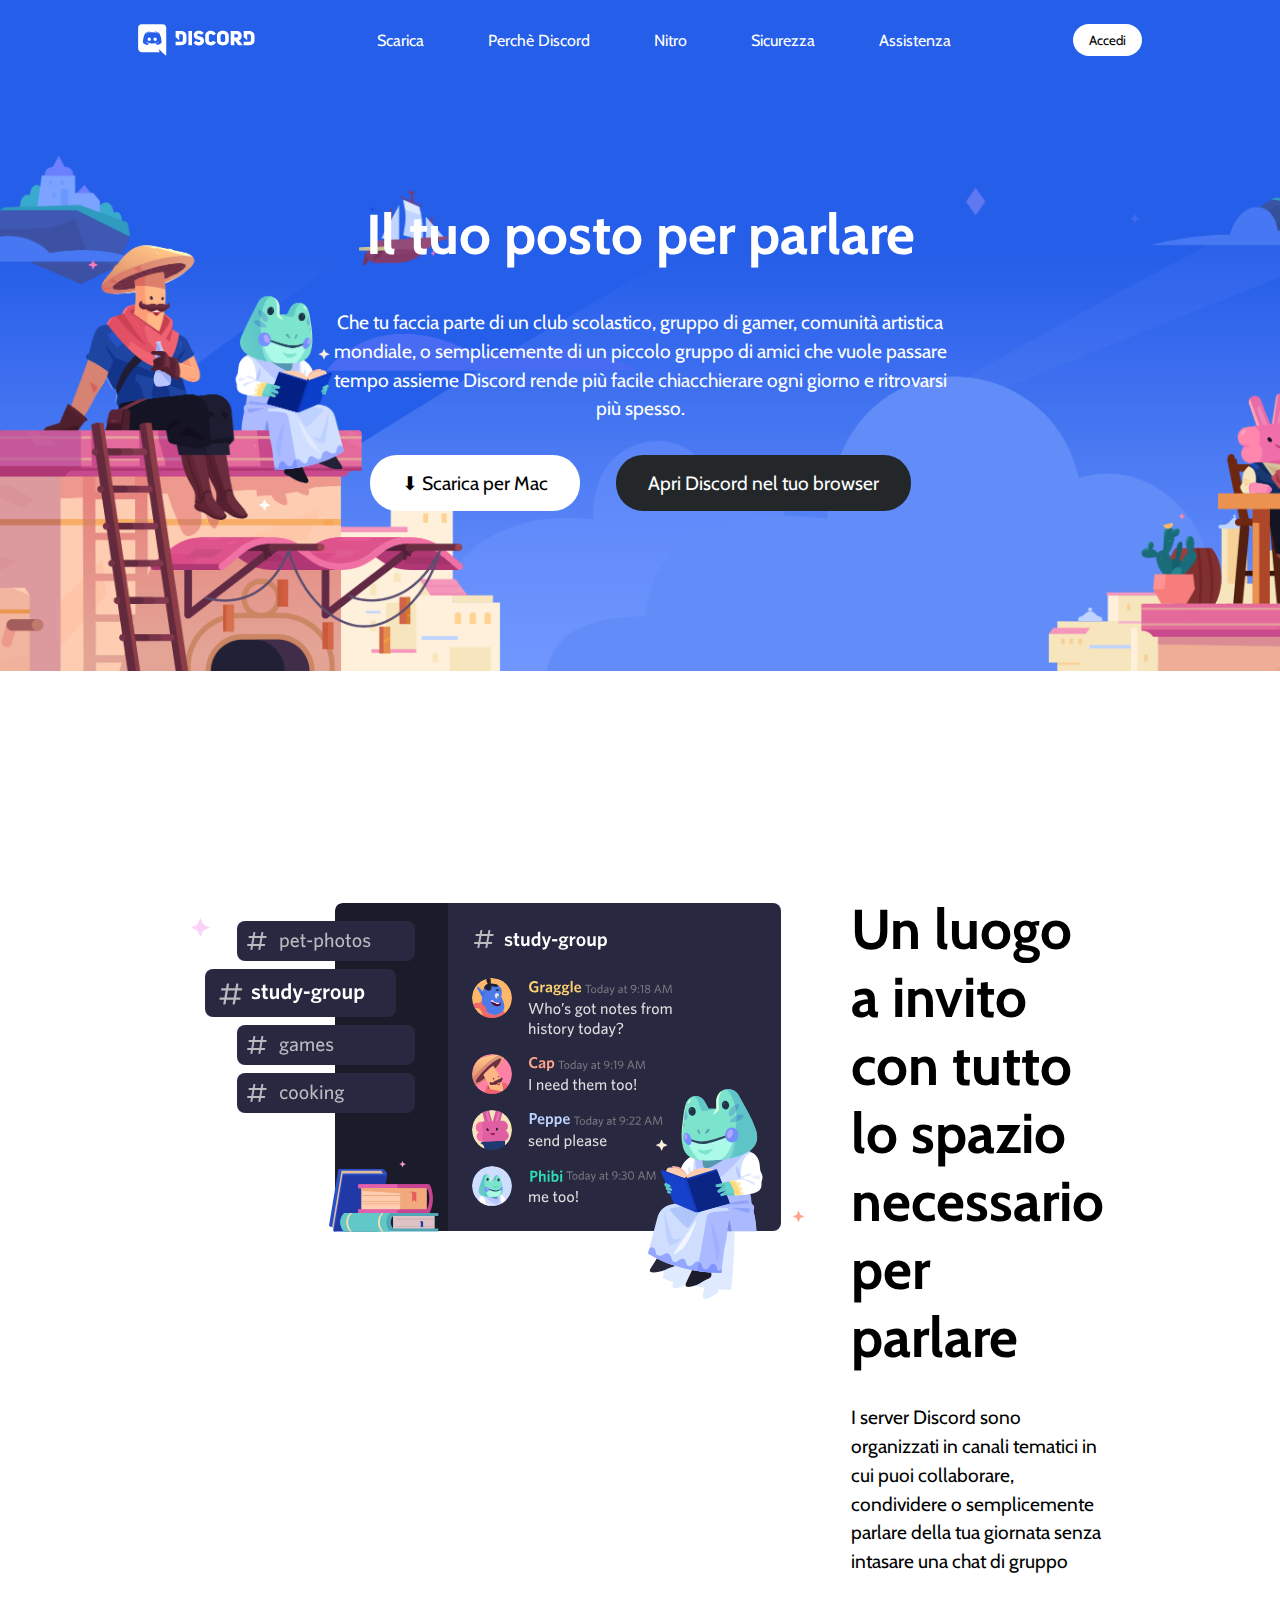
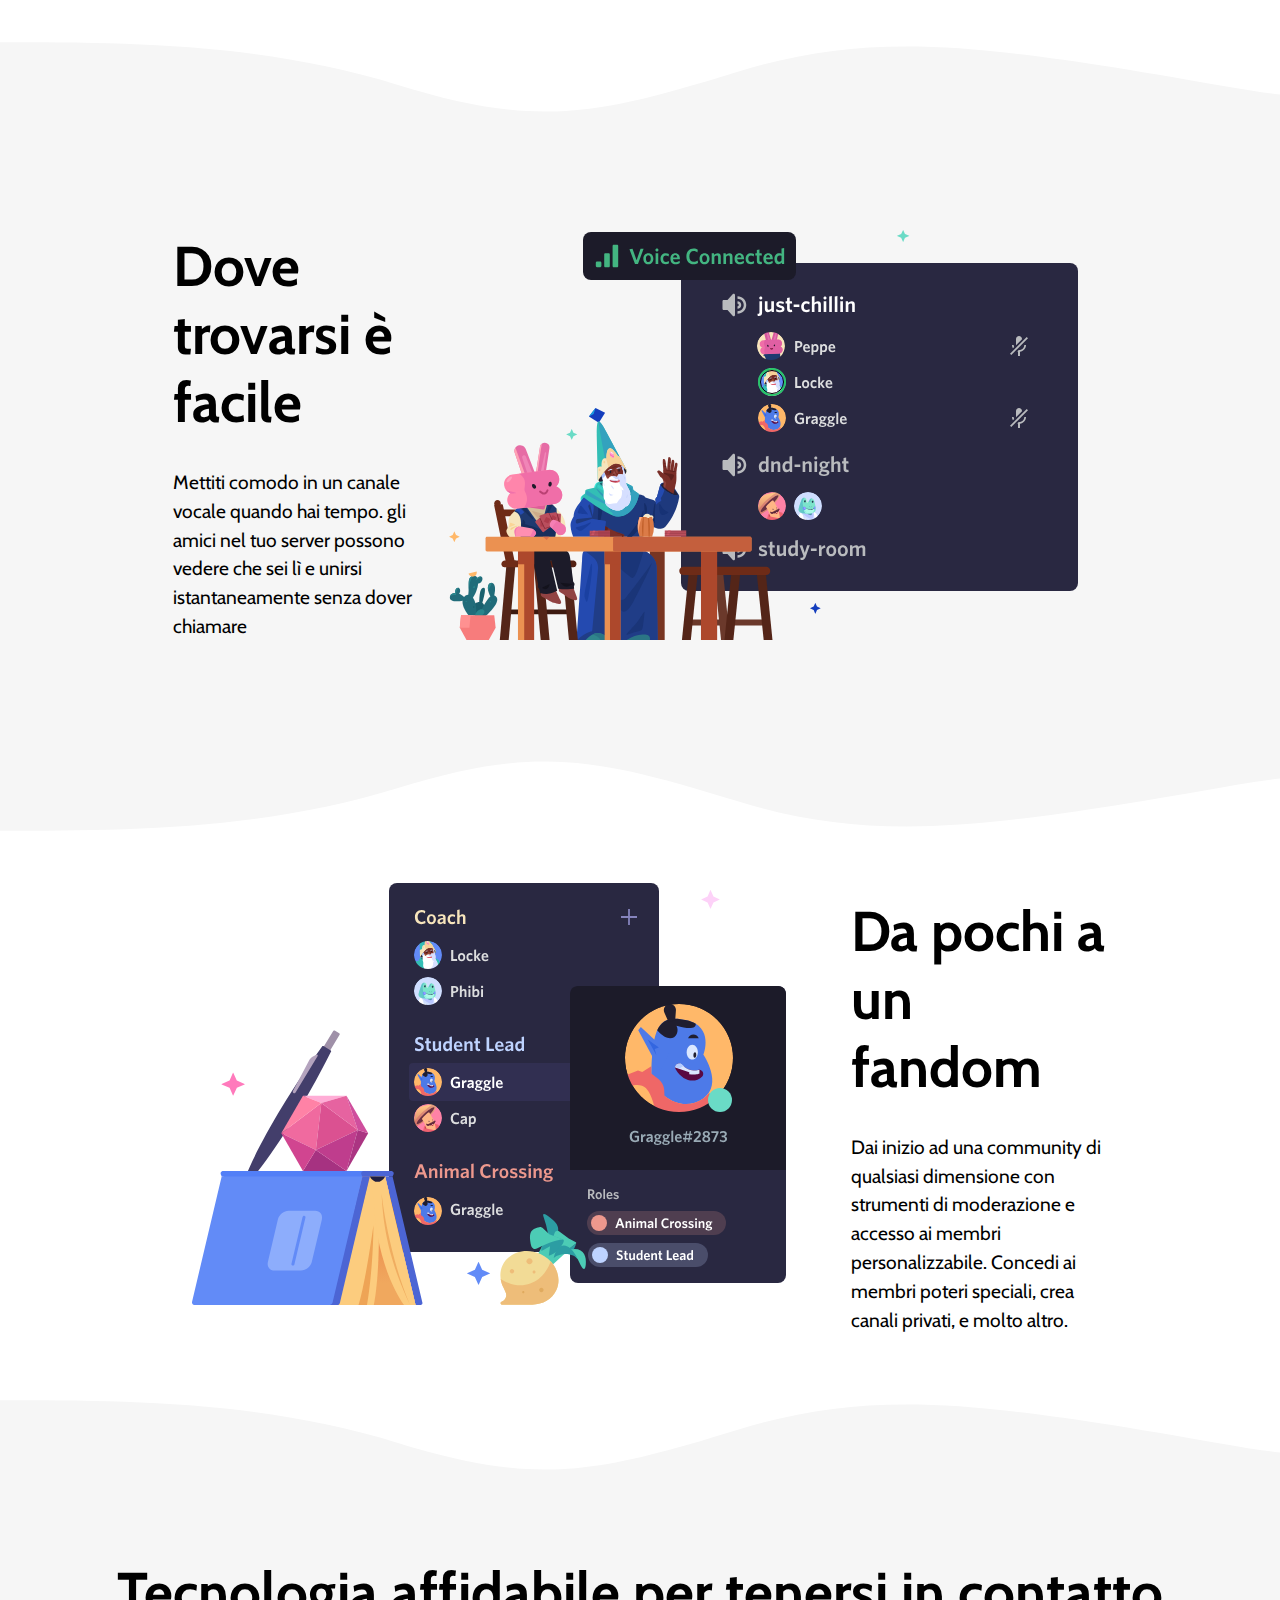
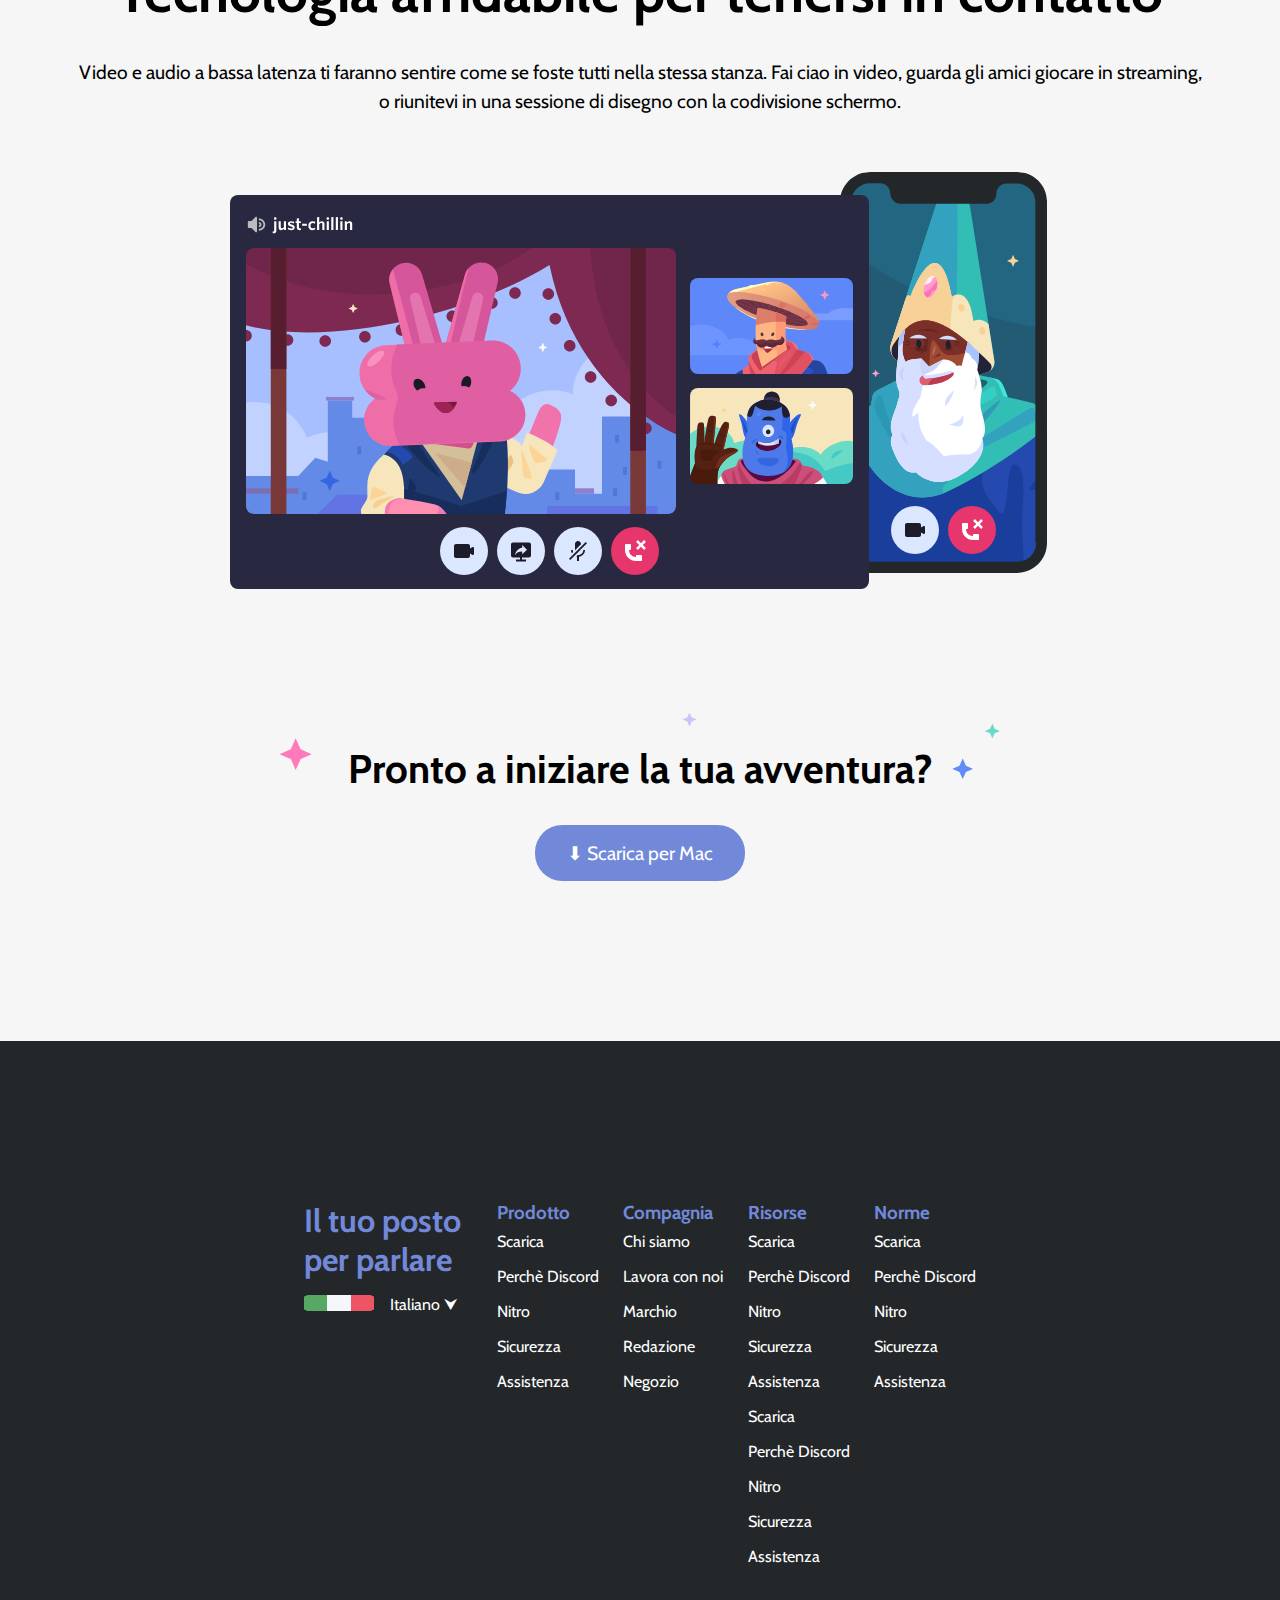
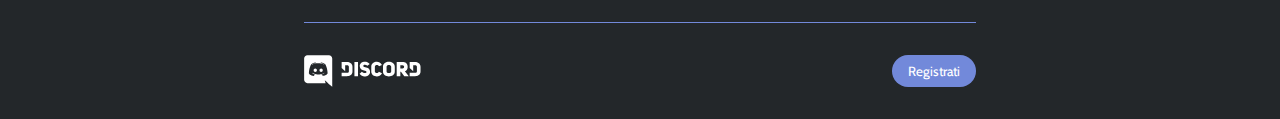
<file: index.html>
<!DOCTYPE html>
<html lang="it">

<head>
    <meta charset="UTF-8">
    <meta name="viewport" content="width=device-width, initial-scale=1.0">
    <title>Document</title>
    <!-- Foglio di Stile -->
    <link rel="stylesheet" href="css/style.css">
    <!-- Font -->
    <link rel="preconnect" href="https://fonts.googleapis.com">
    <link rel="preconnect" href="https://fonts.gstatic.com" crossorigin>
    <link href="https://fonts.googleapis.com/css2?family=Cabin:ital,wght@0,400..700;1,400..700&display=swap"
        rel="stylesheet">
    <!-- FontAwesome -->
    <link rel="stylesheet" href="https://cdnjs.cloudflare.com/ajax/libs/font-awesome/6.5.2/css/all.min.css" integrity="sha512-SnH5WK+bZxgPHs44uWIX+LLJAJ9/2PkPKZ5QiAj6Ta86w+fsb2TkcmfRyVX3pBnMFcV7oQPJkl9QevSCWr3W6A==" crossorigin="anonymous" referrerpolicy="no-referrer" />
</head>

<body>

    <header>
        <section class="nav-header">
            <img class="logo" src="img/logo.svg" alt="Logo Discord">
            <nav>
                <ul>
                    <li><a href="download.html">Scarica</a></li>
                    <li><a href="">Perchè Discord</a></li>
                    <li><a href="">Nitro</a></li>
                    <li><a href="">Sicurezza</a></li>
                    <li><a href="">Assistenza</a></li>
                </ul>
            </nav>
            <button class="white">
                Accedi
            </button>
        </section>

        <div class="container">
            <h1>Il tuo posto per parlare</h1>
            <p>Che tu faccia parte di un club scolastico, gruppo di gamer, comunità artistica mondiale, o semplicemente
                di un piccolo gruppo di amici che vuole passare tempo assieme Discord rende più facile chiacchierare
                ogni giorno e ritrovarsi più spesso.</p>
            <section class="button-header">
                <button class="big white">&#11015; Scarica per Mac</button>
                <button class="big black">Apri Discord nel tuo browser</button>
            </section>
        </div>
    </header>

    <main>

        <section>
            <img src="img/item1.svg" alt="Ranocchia legge">

            <section>
                <h2>
                    Un luogo a invito con tutto lo spazio necessario per parlare
                </h2>
                <p>I server Discord sono organizzati in canali tematici in cui puoi collaborare, condividere o
                    semplicemente parlare della tua giornata senza intasare una chat di gruppo</p>
            </section>
        </section>

        <div class="waves"></div>
        <section class="bg-gray">
            
            <section>
                <h2>
                    Dove trovarsi è facile
                </h2>
                <p>Mettiti comodo in un canale vocale quando hai tempo. gli amici nel tuo server possono vedere che sei
                    lì e unirsi istantaneamente senza dover chiamare</p>
            </section>

            <img src="img/item2.svg" alt="Mago interloquisce">

        </section>
        <div class="waves reverse"></div>
        <section>
            <img src="img/item3.svg" alt="Graggle tipo strano">

            <section>
                <h2>
                    Da pochi a un fandom
                </h2>
                <p>Dai inizio ad una community di qualsiasi dimensione con strumenti di moderazione e accesso ai membri
                    personalizzabile. Concedi ai membri poteri speciali, crea canali privati, e molto altro.
                </p>
            </section>
        </section>
        <div class="waves"></div>
        <section class="bg-gray">
            <h2 class="text-align-center">Tecnologia affidabile per tenersi in contatto</h2>
            <p class="text-align-center">Video e audio a bassa latenza ti faranno sentire come se foste tutti nella
                stessa stanza. Fai ciao in
                video, guarda gli amici giocare in streaming,<br> o riunitevi in una sessione di disegno con la codivisione
                schermo.</p>
            <img src="img/item4-big.svg" alt="Immagine grande">
        </section>

        <div class="bg-gray">
            <img src="img/stars.svg" alt="Stelline">
            <h2>Pronto a iniziare la tua avventura?</h2>
            <button class="big blue">&#11015; Scarica per Mac</button>
        </div>

    </main>

    <footer>
        <div>
            <section>
                <h3 class="lang">Il tuo posto per parlare</h3>
                <div>
                    <img class="flag" src="img/ita.png" alt="Bandiera italiana">
                    <a href="">Italiano &#11167;</a>
                </div>
                <div class="social">
                    <a href=""><i class="fa-brands fa-twitter fa-xl" style="color: #ffffff;"></i></a>
                    <a href=""><i class="fa-brands fa-instagram fa-xl" style="color: #ffffff;"></i></a>
                    <a href=""><i class="fa-brands fa-square-facebook fa-xl" style="color: #ffffff;"></i></a>
                    <a href=""><i class="fa-brands fa-youtube fa-xl" style="color: #ffffff;"></i></a>
                </div>
            </section>
            <section>
                <h3>
                    Prodotto
                </h3>
                <ul>
                    <li><a href="">Scarica</a></li>
                    <li><a href="">Perchè Discord</a></li>
                    <li><a href="">Nitro</a></li>
                    <li><a href="">Sicurezza</a></li>
                    <li><a href="">Assistenza</a></li>
                </ul>
            </section>
            <section>
                <h3>
                    Compagnia
                </h3>
                <ul>
                    <li><a href="">Chi siamo</a></li>
                    <li><a href="">Lavora con noi</a></li>
                    <li><a href="">Marchio</a></li>
                    <li><a href="">Redazione</a></li>
                    <li><a href="">Negozio</a></li>
                </ul>
            </section>
            <section>
                <h3>
                    Risorse
                </h3>
                <ul>
                    <li><a href="">Scarica</a></li>
                    <li><a href="">Perchè Discord</a></li>
                    <li><a href="">Nitro</a></li>
                    <li><a href="">Sicurezza</a></li>
                    <li><a href="">Assistenza</a></li>
                    <li><a href="">Scarica</a></li>
                    <li><a href="">Perchè Discord</a></li>
                    <li><a href="">Nitro</a></li>
                    <li><a href="">Sicurezza</a></li>
                    <li><a href="">Assistenza</a></li>
                </ul>
            </section>
            <section>
                <h3>Norme</h3>
                <ul>
                    <li><a href="">Scarica</a></li>
                    <li><a href="">Perchè Discord</a></li>
                    <li><a href="">Nitro</a></li>
                    <li><a href="">Sicurezza</a></li>
                    <li><a href="">Assistenza</a></li>
                </ul>
            </section>
        </div>

        <hr>

        <nav class="nav-footer">
            <img class="logo" src="img/logo.svg" alt="Logo Discord">
            <button class="blue">
                Registrati
            </button>
        </nav>
    </footer>

</body>

</html>
</file>
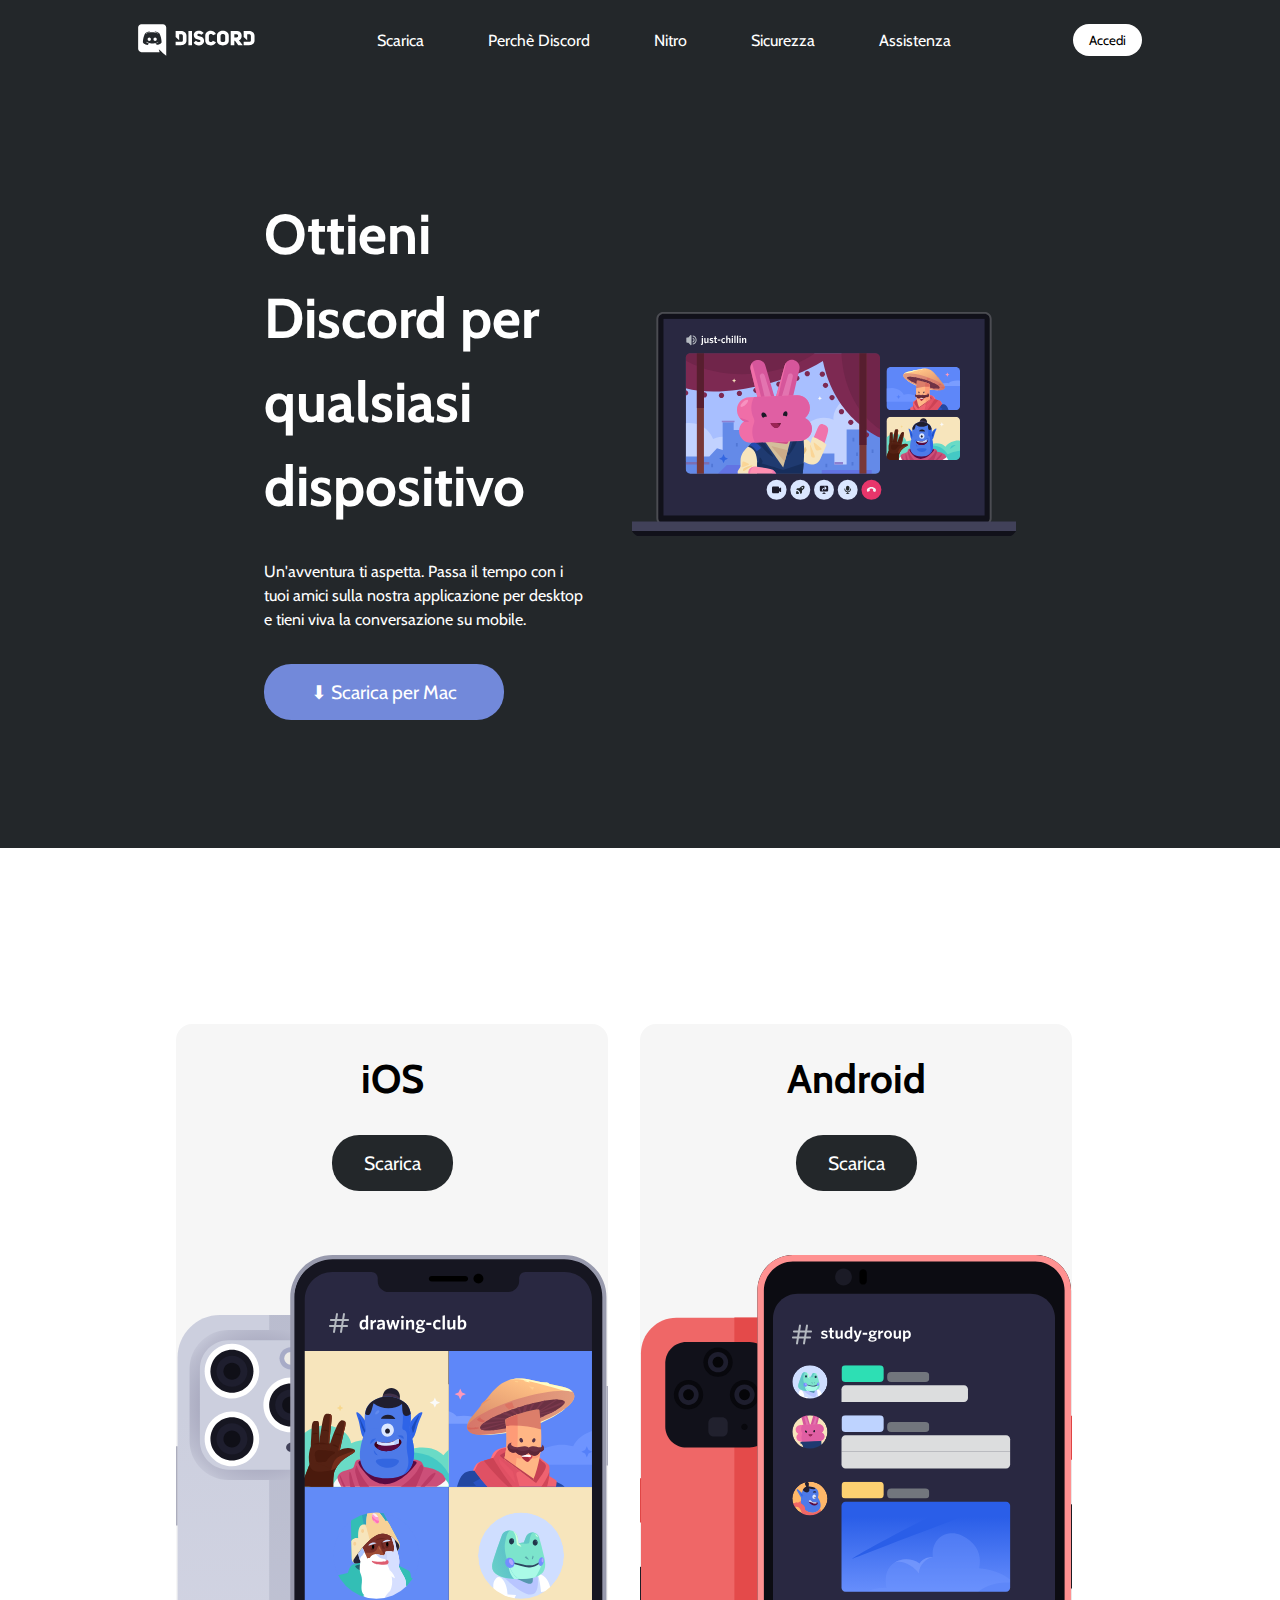
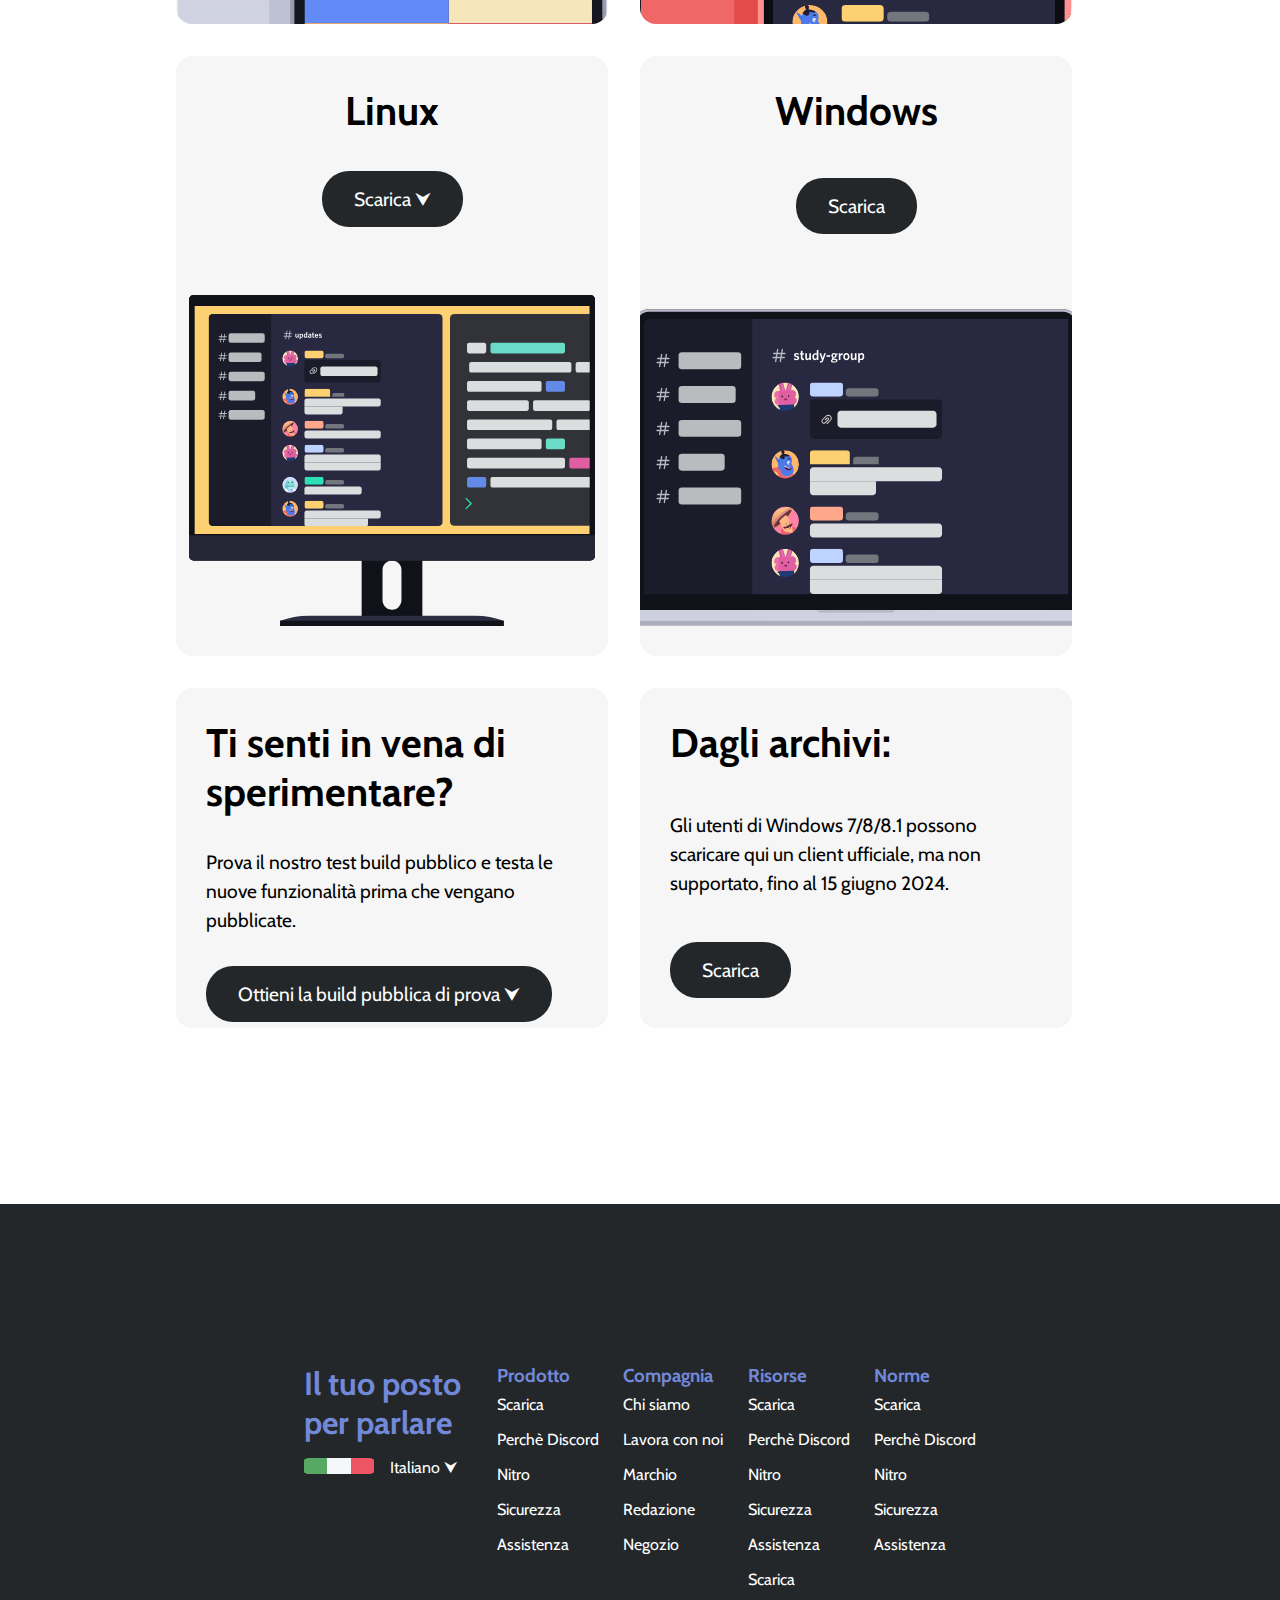
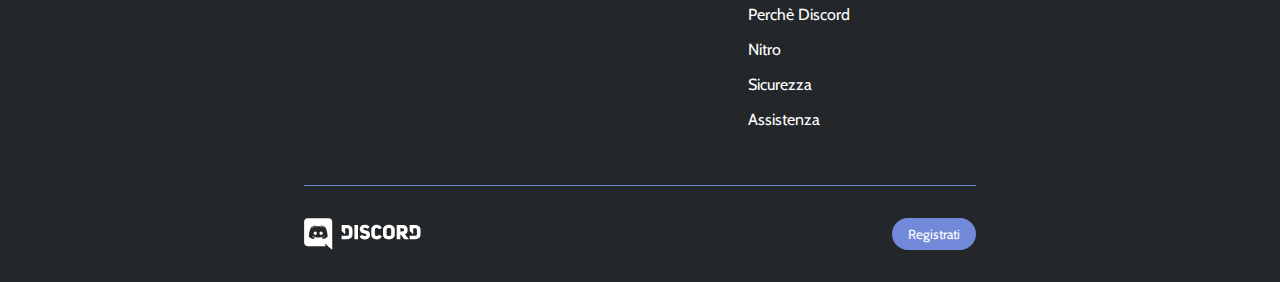
<file: download.html>
<!DOCTYPE html>
<html lang="it">

<head>
    <meta charset="UTF-8">
    <meta name="viewport" content="width=device-width, initial-scale=1.0">
    <title>Document</title>
    <!-- Foglio di Stile -->
    <link rel="stylesheet" href="css/style.css">
    <!-- Font -->
    <link rel="preconnect" href="https://fonts.googleapis.com">
    <link rel="preconnect" href="https://fonts.gstatic.com" crossorigin>
    <link href="https://fonts.googleapis.com/css2?family=Cabin:ital,wght@0,400..700;1,400..700&display=swap"
        rel="stylesheet">
    <!-- FontAwesome -->
    <link rel="stylesheet" href="https://cdnjs.cloudflare.com/ajax/libs/font-awesome/6.5.2/css/all.min.css"
        integrity="sha512-SnH5WK+bZxgPHs44uWIX+LLJAJ9/2PkPKZ5QiAj6Ta86w+fsb2TkcmfRyVX3pBnMFcV7oQPJkl9QevSCWr3W6A=="
        crossorigin="anonymous" referrerpolicy="no-referrer" />
</head>

<body>
    <header>

        <section class="nav-header black">
            <img class="logo" src="img/logo.svg" alt="Logo Discord">
            <nav>
                <ul>
                    <li><a href="download.html">Scarica</a></li>
                    <li><a href="">Perchè Discord</a></li>
                    <li><a href="">Nitro</a></li>
                    <li><a href="">Sicurezza</a></li>
                    <li><a href="">Assistenza</a></li>
                </ul>
            </nav>

            <button class="white">
                Accedi
            </button>
        </section>

        <div class="jumbo black">

            <section>
                <h1>Ottieni Discord per qualsiasi dispositivo</h1>
                <p class="padding-bottom">
                    Un'avventura ti aspetta. Passa il tempo con i tuoi amici sulla nostra applicazione per desktop e
                    tieni viva la conversazione su mobile.
                </p>
                <button class="big blue">
                    &#11015; Scarica per Mac
                </button>
            </section>
            <img src="img/rabbit_window.svg" alt="">

        </div>

    </header>

    <main class="main-content">
        <div class="grid-item-large">
            <h2>iOS</h2>
            <button class="black big">
                <a href="">Scarica</a>
            </button>
            <img src="img/downloads-device-ios.svg" alt="">
        </div>
        <div class="grid-item-large">
            <h2>Android</h2>
            <button class="black big">
                <a href="">Scarica</a>
            </button>
            <img src="img/downloads-device-android-1 1.svg" alt="android">
        </div>
        <div class="grid-item-large">
            <h2>Linux</h2>
            <button class="black big">Scarica &#11167;</button>
            <img src="img/downloads-device-linux.svg" alt="linux">
        </div>
        <div class="grid-item-large">
            <h2>Windows</h2>
            <button class="black big">Scarica
            </button>
            <img src="img/downloads-device-mac.svg" alt="windows">
        </div>
        <div class="grid-item-small">
            <h2 class="text-align-left">Ti senti in vena di sperimentare?</h2>
            <p class="padding-bottom">Prova il nostro test build pubblico e testa le nuove funzionalità prima che
                vengano pubblicate.</p>
            <button class="black big">
                Ottieni la build pubblica di prova &#11167;
            </button>
        </div>
        <div class="grid-item-small">
            <h2 class="text-align-left">Dagli archivi:</h2>
            <p class="padding-bottom">Gli utenti di Windows 7/8/8.1 possono scaricare qui un client ufficiale, ma non supportato, fino al 15 giugno 2024.</p>
            <button class="black big">
                Scarica
            </button>
        </div>
        

        </div>

    </main>

    <footer>
        <div>
            <section>
                <h3 class="lang">Il tuo posto per parlare</h3>
                <div>
                    <img class="flag" src="img/ita.png" alt="Bandiera italiana">
                    <a href="">Italiano &#11167;</a>
                </div>
                <div class="social">
                    <a href=""><i class="fa-brands fa-twitter fa-xl" style="color: #ffffff;"></i></a>
                    <a href=""><i class="fa-brands fa-instagram fa-xl" style="color: #ffffff;"></i></a>
                    <a href=""><i class="fa-brands fa-square-facebook fa-xl" style="color: #ffffff;"></i></a>
                    <a href=""><i class="fa-brands fa-youtube fa-xl" style="color: #ffffff;"></i></a>
                </div>
            </section>
            <section>
                <h3>
                    Prodotto
                </h3>
                <ul>
                    <li><a href="">Scarica</a></li>
                    <li><a href="">Perchè Discord</a></li>
                    <li><a href="">Nitro</a></li>
                    <li><a href="">Sicurezza</a></li>
                    <li><a href="">Assistenza</a></li>
                </ul>
            </section>
            <section>
                <h3>
                    Compagnia
                </h3>
                <ul>
                    <li><a href="">Chi siamo</a></li>
                    <li><a href="">Lavora con noi</a></li>
                    <li><a href="">Marchio</a></li>
                    <li><a href="">Redazione</a></li>
                    <li><a href="">Negozio</a></li>
                </ul>
            </section>
            <section>
                <h3>
                    Risorse
                </h3>
                <ul>
                    <li><a href="">Scarica</a></li>
                    <li><a href="">Perchè Discord</a></li>
                    <li><a href="">Nitro</a></li>
                    <li><a href="">Sicurezza</a></li>
                    <li><a href="">Assistenza</a></li>
                    <li><a href="">Scarica</a></li>
                    <li><a href="">Perchè Discord</a></li>
                    <li><a href="">Nitro</a></li>
                    <li><a href="">Sicurezza</a></li>
                    <li><a href="">Assistenza</a></li>
                </ul>
            </section>
            <section>
                <h3>Norme</h3>
                <ul>
                    <li><a href="">Scarica</a></li>
                    <li><a href="">Perchè Discord</a></li>
                    <li><a href="">Nitro</a></li>
                    <li><a href="">Sicurezza</a></li>
                    <li><a href="">Assistenza</a></li>
                </ul>
            </section>
        </div>

        <hr>

        <nav class="nav-footer">
            <img class="logo" src="img/logo.svg" alt="Logo Discord">
            <button class="blue">
                Registrati
            </button>
        </nav>
    </footer>

    </header>
</body>

</html>
</file>
<file: css/style.css>
* {
    margin: 0;
    padding: 0;
    box-sizing: border-box;
    font-family: "Cabin", sans-serif;
}

/* Stile Generale */

nav {
    display: flex;
}

nav ul {
    padding: 1rem 2rem;
    color: white;
    display: flex;
}

nav ul li {
    padding: 0 2rem;
}

h1,
h2 {
    font-size: 3.5rem;
    margin-bottom: 2rem;
}

h1 {
    padding-top: 7rem;
}

h1,
h1+p {
    text-align: center;
    width: 50%;
    color: white;
    line-height: 1.5;
}

main {
    display: flex;
    flex-direction: column;
    margin: 0;
}

main section {
    display: flex;
    justify-content: center;
    padding: 2rem 0;
    align-items: flex-start;
}

section section {
    display: flex;
    flex-direction: column;
    flex-basis: 20%;
}

main section:last-of-type {
    flex-direction: column;
    align-items: center;
}

main div.bg-gray:last-child {
    display: flex;
    flex-direction: column;
    align-items: center;
    padding-bottom: 10rem;
}

main div img:first-child {
    width: 45rem;
    position: relative;
    top: 35px;
}

main p {
    font-size: 1.2rem;
    line-height: 1.5;
}

div>h2 {
    font-size: 2.5rem;
    text-align: center;
}

footer {
    background-color: #23272a;
    font-size: 1rem;
}

footer>div {
    margin: 0 19rem;
    padding-top: 10rem;
    display: flex;
    justify-content: space-between;
}

div section:first-child {
    display: flex;
    flex-direction: column;
    width: 25%;
    justify-content: baseline;
}

h3 {
    color: #7289da;
}

li {
    list-style-type: none;
    list-style-position: inside;
    padding: .5rem 0;
}

a {
    color: white;
    text-decoration: none;
}

img+a {
    margin-left: 1rem;
}

h3+div {
    display: flex;
    height: 1rem;
}

hr {
    margin: 3rem 19rem 2rem;
    height: 1px;
    background: #7289da;
    border: 0;
}

/* Classi */

.nav-header {
    display: flex;
    height: 80px;
    background-color: #255ee9;
    padding: 1rem 5rem;
    align-items: center;
    justify-content: center;
    justify-content: space-evenly;
}

.logo {
    height: 2rem;
}

.button-header {
    margin-bottom: 10rem;
}

.button-header button {
    margin: 0 1rem;
}

.container p {
    font-size: 1.2rem;
    margin-bottom: 2rem;
}

.container {
    display: flex;
    flex-direction: column;
    height: 100%;
    background-image: url(../img/jumbo.png);
    background-size: cover;
    justify-content: center;
    align-items: center;
    margin-bottom: 10rem;
}

.lang {
    font-size: 2rem;
    padding-bottom: 1rem;
}

.social {
    display: flex;
    width: 60%;
    justify-content: space-between;
    margin-top: 1.2rem;
}

.social a i {
    height: 2rem;
}

.nav-footer {
    display: flex;
    justify-content: space-between;
    margin: 0 19rem;
    padding-bottom: 2rem;
}

.jumbo {
    display: flex;
    height: 100%;
    justify-content: center;
    margin-bottom: 10rem;
    padding-bottom: 8rem;
}

.jumbo section button {
    width: 15rem;
}

.jumbo img {
    width: 30%;
    margin-left: 3rem;
    padding-top: 3rem;
}

.jumbo section h1,
.jumbo section p {
    width: 100%;
    text-align: left;
}

.main-content {
    margin: 0 10rem 10rem;
    display: flex; 
    flex-direction: row;
    flex-wrap: wrap;  
}

.main-content div {
    display: flex;
    flex-direction: column;
    justify-content: flex-start;
    justify-content: space-between;
    align-items: center;
    background-color: #f6f6f6;
    border-radius: 16px;
    margin: 1rem;
    width: 45%;
}

.grid-item-large {
    padding: 30px;
    height: 600px;
    overflow: hidden;
}

.grid-item-small {
    display: flex;
    justify-content: center;
    align-items: center;
    height: 340px;
    padding: 30px;
}

.grid-item-small h2,
.grid-item-small p{
    align-self: flex-start;
}

.main-content h2{
    margin-bottom: 2rem;
}

.main-content button{
    margin-bottom: 4rem;
}

.grid-item-small button {   
    align-self: flex-start;
    margin-bottom: 0;
}




/* Stile elementi */

button {
    padding: .5rem 1rem;
    border-radius: 1.7rem;
    border: none;
}

.big {
    font-size: 1.2rem;
    padding: 1rem 2rem;
}

.white {
    background-color: white;
}

.black {
    background-color: #23272a;
    color: white;
}

.blue {
    background-color: #7289da;
    color: white;
}

.bg-gray {
    background-color: #f6f6f6;
}

.text-align-center {
    text-align: center;
}

.text-align-left {
    text-align: left;
}

.waves {
    display: block;
    background-image: url(../img/wave.svg);
    height: 8rem;
    background-size: cover;
}

.reverse {
    transform: rotate(180deg) scaleX(-1);
}

.padding-bottom {
    padding-bottom: 2rem;
}

/* Stati Hover */

button:hover {
    cursor: pointer;
}

button.white:hover {
    color: #7289da;
}

button.black:hover {
    background-color: #383e42;
}

button.blue:hover {
    background-color: #86a0ff;
    box-shadow: 0px 5px 5px 2px #23272a8c;
}

a:hover {
    text-decoration: underline;
}
</file>
